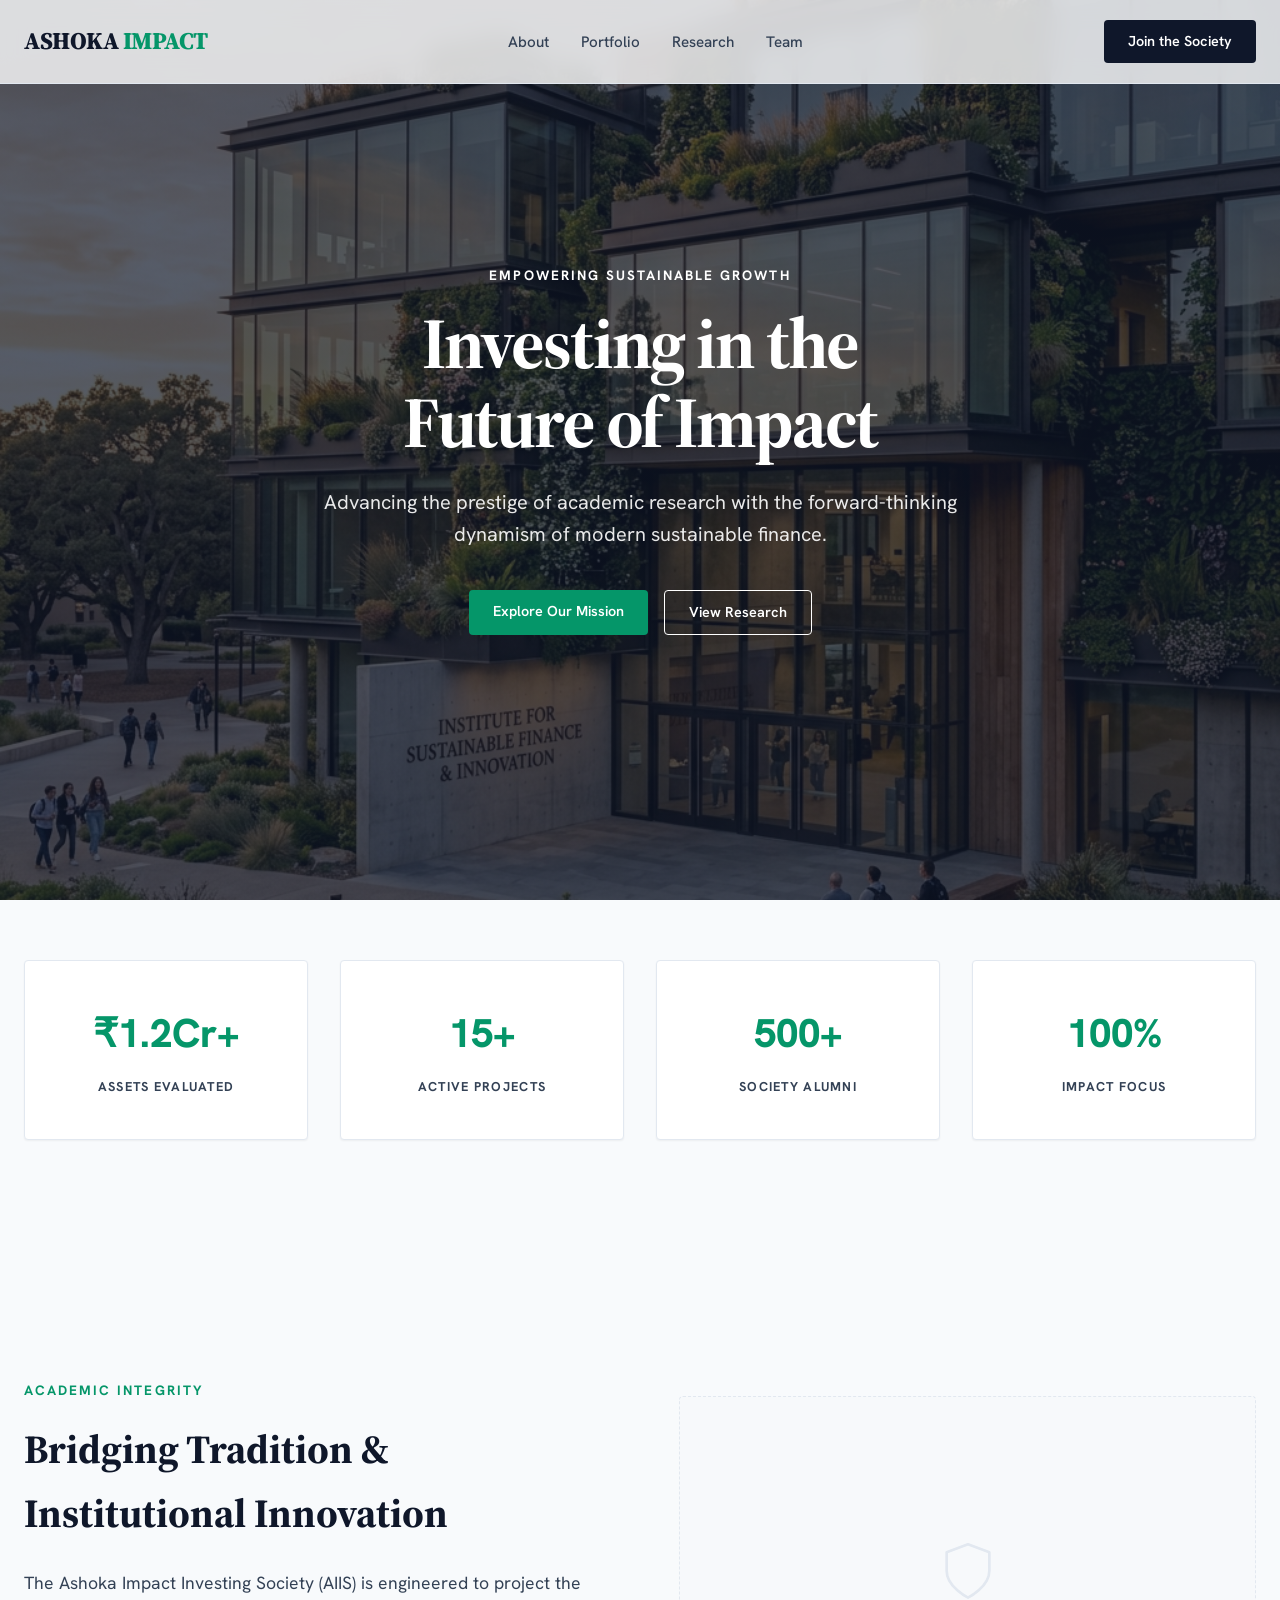
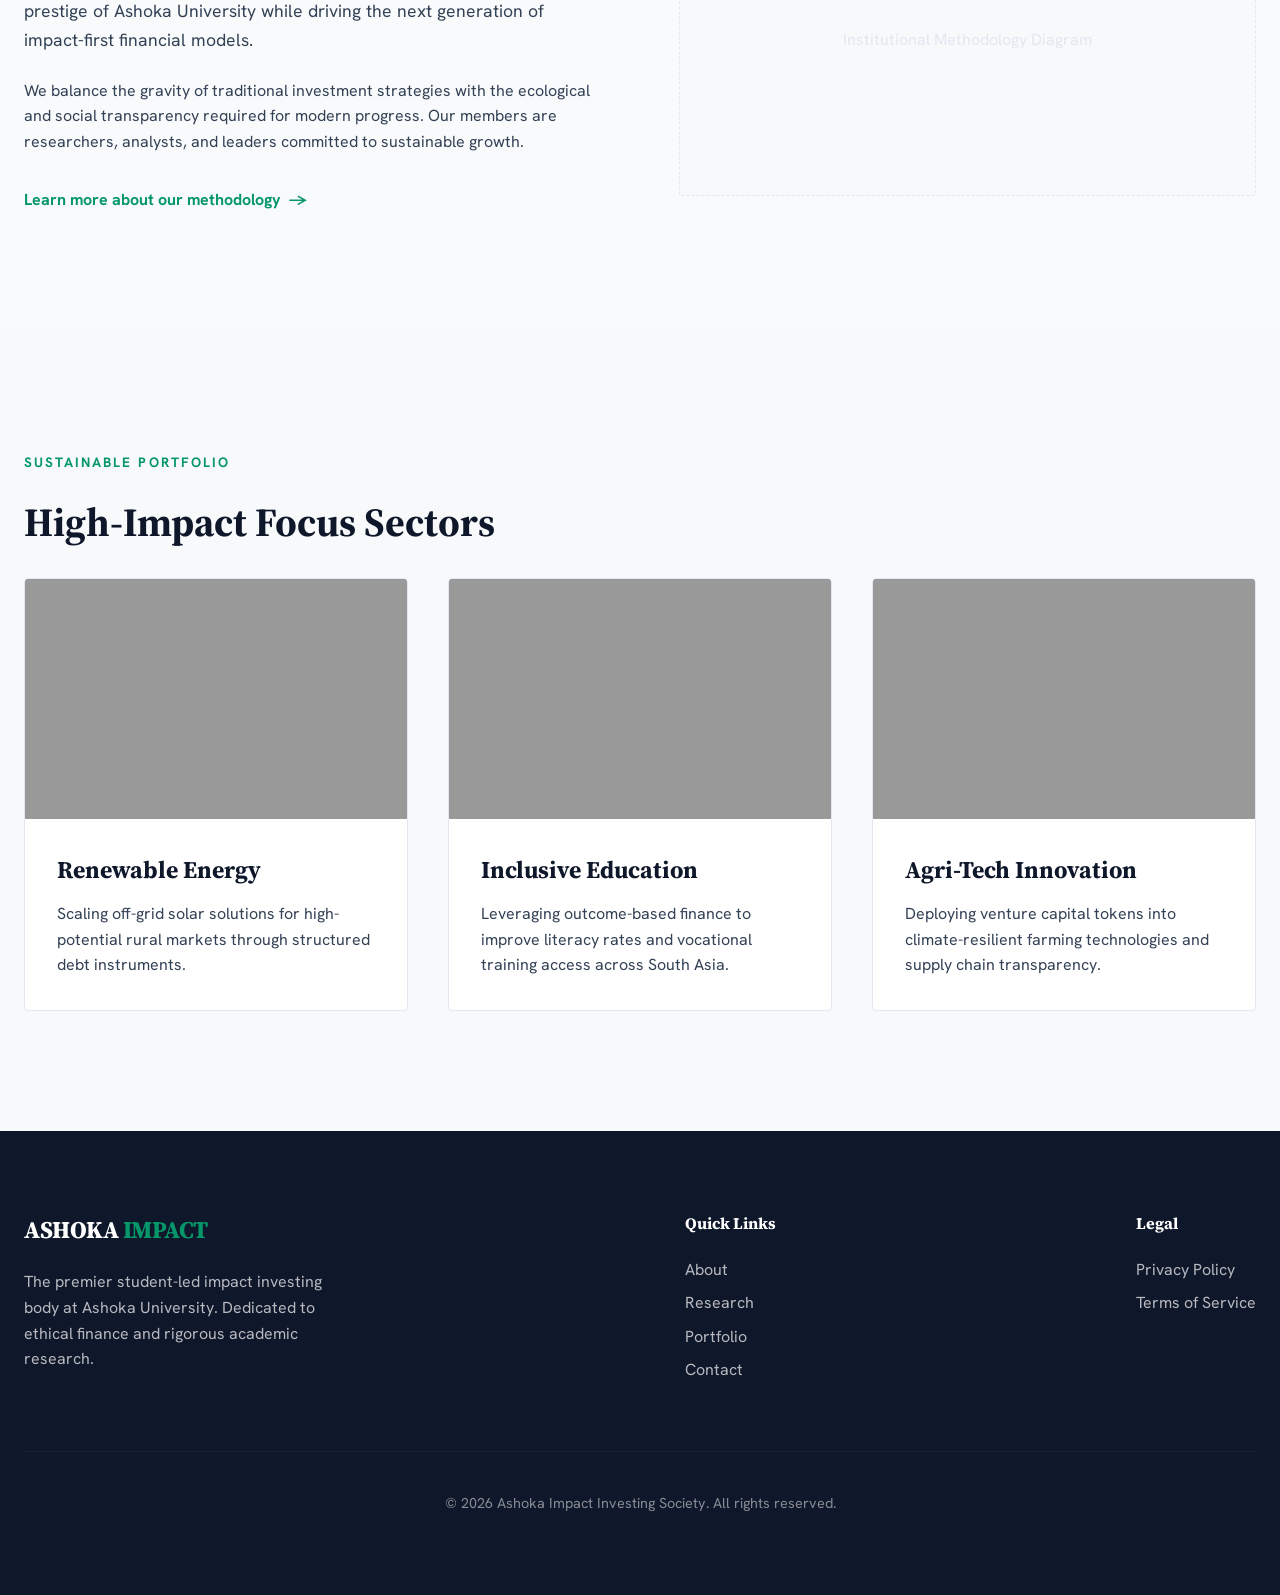
<file: index.html>
<!DOCTYPE html>
<html lang="en">
<head>
    <meta charset="UTF-8">
    <meta name="viewport" content="width=device-width, initial-scale=1.0">
    <meta name="description" content="Ashoka's Impact Investing Society - Bridging the gap between traditional finance and sustainable growth at Ashoka University.">
    <title>Ashoka's Impact Investing Society | Institutional Innovation</title>
    <link rel="stylesheet" href="style.css">
</head>
<body>

    <nav>
        <div class="container">
            <a href="#" class="logo">ASHOKA <span>IMPACT</span></a>
            <ul class="nav-links">
                <li><a href="#about">About</a></li>
                <li><a href="#investments">Portfolio</a></li>
                <li><a href="#research">Research</a></li>
                <li><a href="#team">Team</a></li>
            </ul>
            <a href="mailto:contact@ashokaimpact.org" class="cta-btn">Join the Society</a>
        </div>
    </nav>

    <header class="hero">
        <div class="container fade-in">
            <span class="section-tag" style="color: white;">Empowering Sustainable Growth</span>
            <h1>Investing in the <br>Future of Impact</h1>
            <p>Advancing the prestige of academic research with the forward-thinking dynamism of modern sustainable finance.</p>
            <div style="display: flex; gap: 16px; justify-content: center;">
                <a href="#about" class="cta-btn" style="background: var(--secondary-emerald);">Explore Our Mission</a>
                <a href="#research" class="cta-btn" style="background: transparent; border: 1px solid white;">View Research</a>
            </div>
        </div>
    </header>

    <section class="stats-section">
        <div class="container">
            <div class="stats-grid">
                <div class="stat-card">
                    <span class="stat-number">₹1.2Cr+</span>
                    <span class="stat-label">Assets Evaluated</span>
                </div>
                <div class="stat-card">
                    <span class="stat-number">15+</span>
                    <span class="stat-label">Active Projects</span>
                </div>
                <div class="stat-card">
                    <span class="stat-number">500+</span>
                    <span class="stat-label">Society Alumni</span>
                </div>
                <div class="stat-card">
                    <span class="stat-number">100%</span>
                    <span class="stat-label">Impact Focus</span>
                </div>
            </div>
        </div>
    </section>

    <section id="about">
        <div class="container">
            <div style="display: flex; gap: 80px; align-items: center; flex-wrap: wrap;">
                <div style="flex: 1; min-width: 300px;">
                    <span class="section-tag">Academic Integrity</span>
                    <h2 class="section-title">Bridging Tradition & Institutional Innovation</h2>
                    <p style="margin-bottom: 24px; font-size: 1.1rem; color: var(--tertiary-charcoal);">
                        The Ashoka Impact Investing Society (AIIS) is engineered to project the prestige of Ashoka University while driving the next generation of impact-first financial models. 
                    </p>
                    <p style="margin-bottom: 32px;">
                        We balance the gravity of traditional investment strategies with the ecological and social transparency required for modern progress. Our members are researchers, analysts, and leaders committed to sustainable growth.
                    </p>
                    <a href="#" style="color: var(--secondary-emerald); font-weight: 700; text-decoration: none; display: flex; align-items: center; gap: 8px;">
                        Learn more about our methodology <span>→</span>
                    </a>
                </div>
                <div style="flex: 1; min-width: 300px; background: var(--surface-light); height: 400px; border-radius: var(--radius-soft); border: 1px dashed var(--outline-slate); display: flex; align-items: center; justify-content: center;">
                     <div style="text-align: center; color: var(--outline-slate);">
                        <svg width="64" height="64" viewBox="0 0 24 24" fill="none" stroke="currentColor" stroke-width="1" stroke-linecap="round" stroke-linejoin="round"><path d="M12 22s8-4 8-10V5l-8-3-8 3v7c0 6 8 10 8 10z"></path></svg>
                        <p style="margin-top: 16px;">Institutional Methodology Diagram</p>
                     </div>
                </div>
            </div>
        </div>
    </section>

    <section id="investments" style="background-color: var(--surface-light);">
        <div class="container">
            <span class="section-tag">Sustainable Portfolio</span>
            <h2 class="section-title">High-Impact Focus Sectors</h2>
            
            <div class="impact-grid">
                <div class="impact-card">
                    <div class="impact-card-image" style="background: linear-gradient(rgba(0,0,0,0.4), rgba(0,0,0,0.4)), url('https://images.unsplash.com/photo-1473341304170-971dccb5ac1e?auto=format&fit=crop&q=80&w=800'); background-size: cover;"></div>
                    <div class="impact-card-content">
                        <h3>Renewable Energy</h3>
                        <p>Scaling off-grid solar solutions for high-potential rural markets through structured debt instruments.</p>
                    </div>
                </div>
                
                <div class="impact-card">
                    <div class="impact-card-image" style="background: linear-gradient(rgba(0,0,0,0.4), rgba(0,0,0,0.4)), url('https://images.unsplash.com/photo-1509062522246-3755977927d7?auto=format&fit=crop&q=80&w=800'); background-size: cover;"></div>
                    <div class="impact-card-content">
                        <h3>Inclusive Education</h3>
                        <p>Leveraging outcome-based finance to improve literacy rates and vocational training access across South Asia.</p>
                    </div>
                </div>
                
                <div class="impact-card">
                    <div class="impact-card-image" style="background: linear-gradient(rgba(0,0,0,0.4), rgba(0,0,0,0.4)), url('https://images.unsplash.com/photo-1500382017468-9049fed747ef?auto=format&fit=crop&q=80&w=800'); background-size: cover;"></div>
                    <div class="impact-card-content">
                        <h3>Agri-Tech Innovation</h3>
                        <p>Deploying venture capital tokens into climate-resilient farming technologies and supply chain transparency.</p>
                    </div>
                </div>
            </div>
        </div>
    </section>

    <footer style="padding: 80px 0; background: var(--primary-navy); color: var(--white);">
        <div class="container">
            <div style="display: flex; justify-content: space-between; flex-wrap: wrap; gap: 40px;">
                <div style="max-width: 300px;">
                    <a href="#" class="logo" style="color: white;">ASHOKA <span>IMPACT</span></a>
                    <p style="margin-top: 20px; opacity: 0.7;">
                        The premier student-led impact investing body at Ashoka University. Dedicated to ethical finance and rigorous academic research.
                    </p>
                </div>
                <div>
                    <h4 style="color: white; margin-bottom: 20px;">Quick Links</h4>
                    <ul style="list-style: none; opacity: 0.7;">
                        <li style="margin-bottom: 8px;"><a href="#" style="color: white; text-decoration: none;">About</a></li>
                        <li style="margin-bottom: 8px;"><a href="#" style="color: white; text-decoration: none;">Research</a></li>
                        <li style="margin-bottom: 8px;"><a href="#" style="color: white; text-decoration: none;">Portfolio</a></li>
                        <li style="margin-bottom: 8px;"><a href="#" style="color: white; text-decoration: none;">Contact</a></li>
                    </ul>
                </div>
                <div>
                    <h4 style="color: white; margin-bottom: 20px;">Legal</h4>
                    <ul style="list-style: none; opacity: 0.7;">
                        <li style="margin-bottom: 8px;"><a href="#" style="color: white; text-decoration: none;">Privacy Policy</a></li>
                        <li style="margin-bottom: 8px;"><a href="#" style="color: white; text-decoration: none;">Terms of Service</a></li>
                    </ul>
                </div>
            </div>
            <div style="margin-top: 60px; padding-top: 40px; border-top: 1px solid rgba(255,255,255,0.1); opacity: 0.5; text-align: center; font-size: 0.9rem;">
                <p>&copy; 2026 Ashoka Impact Investing Society. All rights reserved.</p>
            </div>
        </div>
    </footer>

    <script>
        // Smooth reveal on scroll logic
        const observerOptions = {
            threshold: 0.1
        };

        const observer = new IntersectionObserver((entries) => {
            entries.forEach(entry => {
                if (entry.isIntersecting) {
                    entry.target.classList.add('fade-in');
                }
            });
        }, observerOptions);

        document.querySelectorAll('section').forEach(section => {
            observer.observe(section);
        });
    </script>
</body>
</html>
</file>
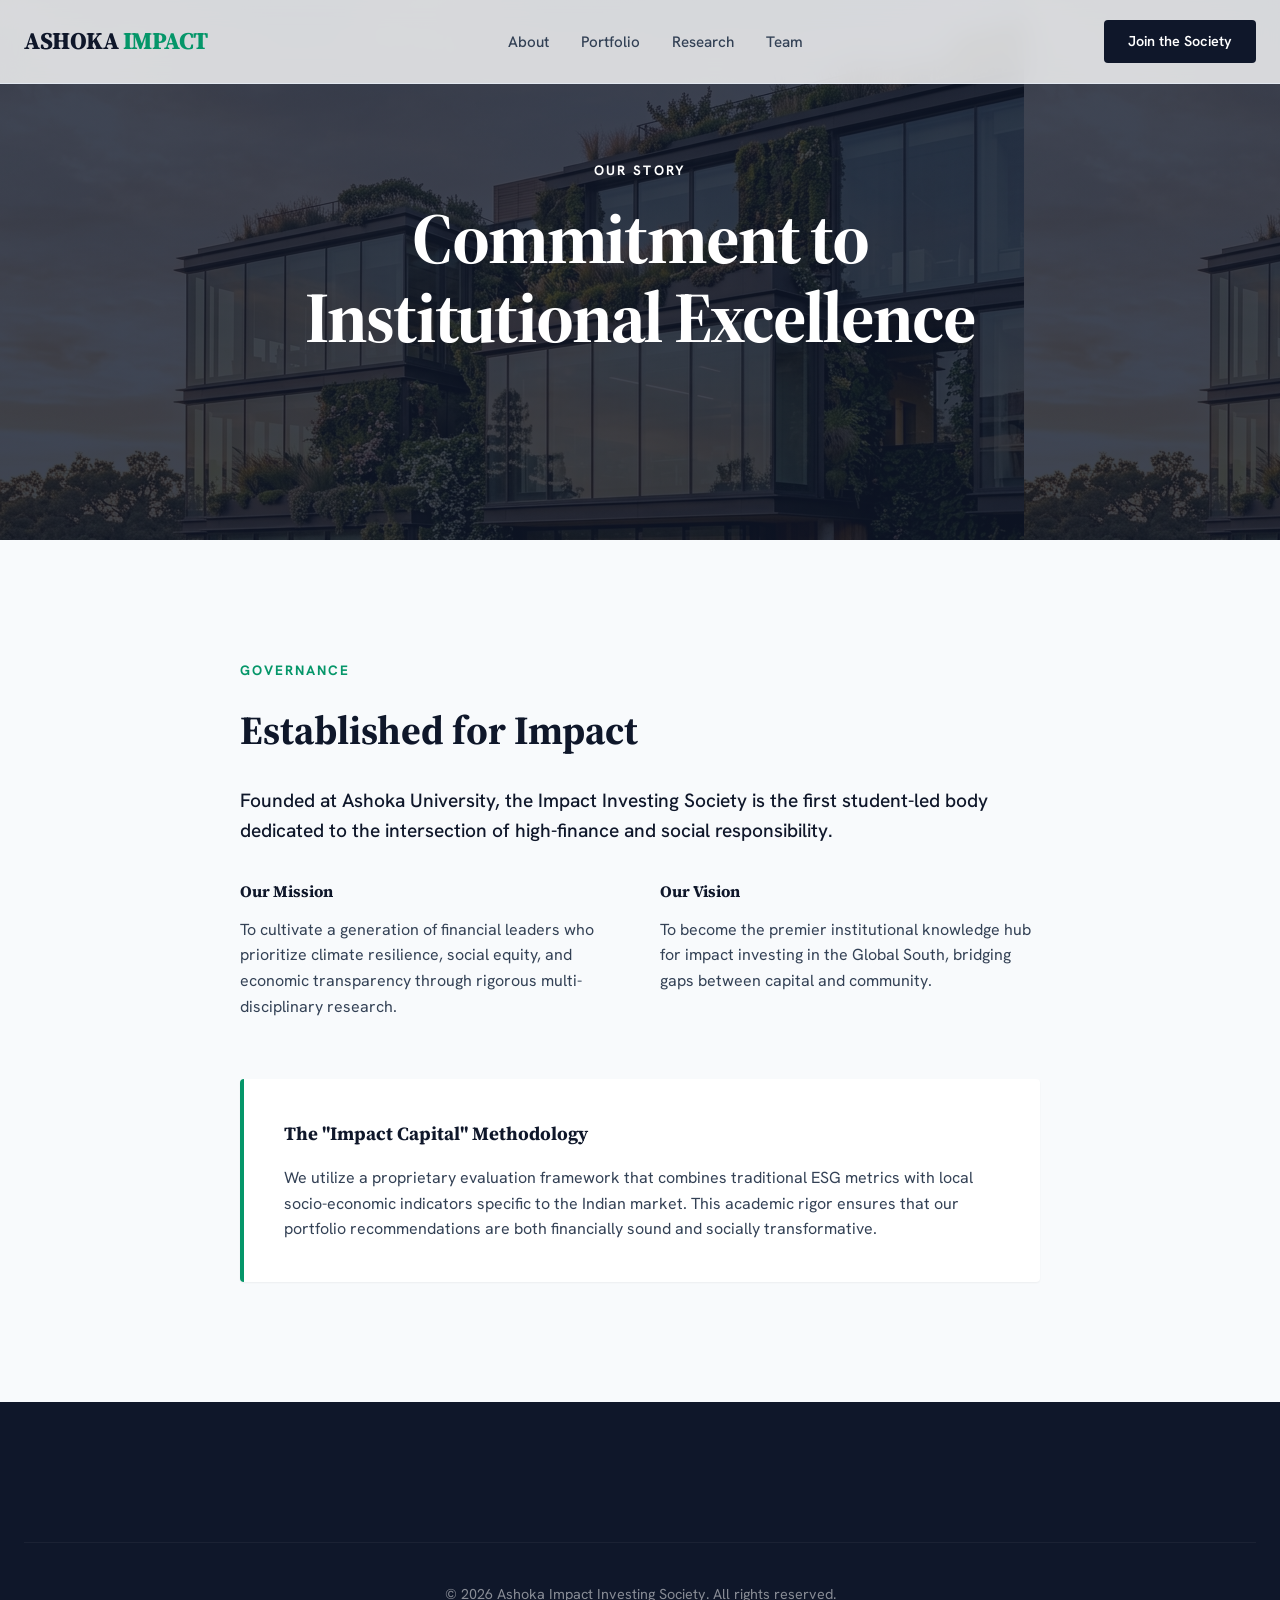
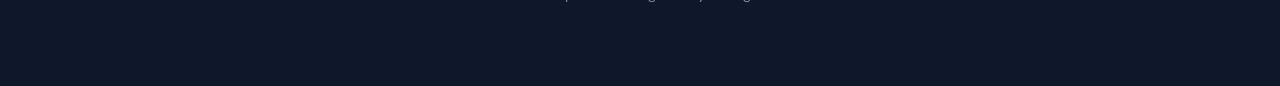
<file: about.html>
<!DOCTYPE html>
<html lang="en">
<head>
    <meta charset="UTF-8">
    <meta name="viewport" content="width=device-width, initial-scale=1.0">
    <title>About Us | Ashoka's Impact Investing Society</title>
    <link rel="stylesheet" href="style.css">
</head>
<body>

    <nav>
        <div class="container">
            <a href="index.html" class="logo">ASHOKA <span>IMPACT</span></a>
            <ul class="nav-links">
                <li><a href="index.html#about">About</a></li>
                <li><a href="index.html#investments">Portfolio</a></li>
                <li><a href="index.html#research">Research</a></li>
                <li><a href="index.html#team">Team</a></li>
            </ul>
            <a href="mailto:contact@ashokaimpact.org" class="cta-btn">Join the Society</a>
        </div>
    </nav>

    <section class="hero" style="height: 60vh; background: linear-gradient(rgba(15, 23, 42, 0.8), rgba(15, 23, 42, 0.8)), url('ashoka_impact_hero.png');">
        <div class="container fade-in">
            <span class="section-tag" style="color: white;">Our Story</span>
            <h1>Commitment to <br>Institutional Excellence</h1>
        </div>
    </section>

    <section>
        <div class="container">
            <div style="max-width: 800px; margin: 0 auto;">
                <span class="section-tag">Governance</span>
                <h2 class="section-title">Established for Impact</h2>
                <p style="font-size: 1.2rem; margin-bottom: 32px; color: var(--primary-navy); font-weight: 500;">
                    Founded at Ashoka University, the Impact Investing Society is the first student-led body dedicated to the intersection of high-finance and social responsibility.
                </p>
                
                <div style="display: grid; grid-template-columns: 1fr 1fr; gap: 40px; margin-bottom: 60px;">
                    <div>
                        <h4 style="margin-bottom: 12px;">Our Mission</h4>
                        <p>To cultivate a generation of financial leaders who prioritize climate resilience, social equity, and economic transparency through rigorous multi-disciplinary research.</p>
                    </div>
                    <div>
                        <h4 style="margin-bottom: 12px;">Our Vision</h4>
                        <p>To become the premier institutional knowledge hub for impact investing in the Global South, bridging gaps between capital and community.</p>
                    </div>
                </div>

                <div style="background: var(--white); padding: 40px; border-radius: var(--radius-soft); border-left: 4px solid var(--secondary-emerald); box-shadow: var(--shadow-sm);">
                    <h3 style="margin-bottom: 16px;">The "Impact Capital" Methodology</h3>
                    <p>
                        We utilize a proprietary evaluation framework that combines traditional ESG metrics with local socio-economic indicators specific to the Indian market. This academic rigor ensures that our portfolio recommendations are both financially sound and socially transformative.
                    </p>
                </div>
            </div>
        </div>
    </section>

    <footer style="padding: 80px 0; background: var(--primary-navy); color: var(--white);">
        <div class="container">
            <div style="margin-top: 60px; padding-top: 40px; border-top: 1px solid rgba(255,255,255,0.1); opacity: 0.5; text-align: center; font-size: 0.9rem;">
                <p>&copy; 2026 Ashoka Impact Investing Society. All rights reserved.</p>
            </div>
        </div>
    </footer>

</body>
</html>
</file>
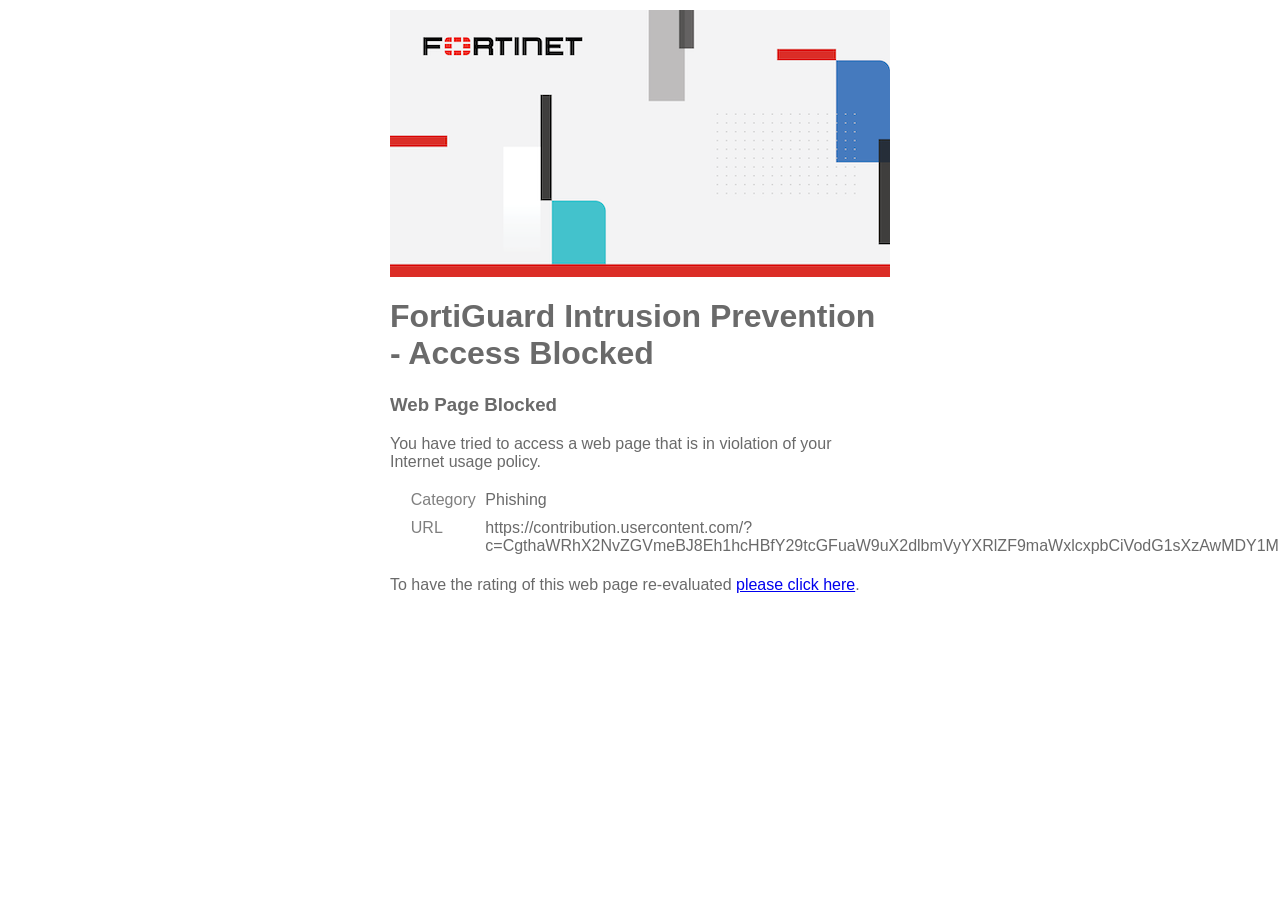
<file: home.html>
<!DOCTYPE html>
<html lang="en">
    <head>
        <meta charset="UTF-8">
        <meta http-equiv="X-UA-Compatible" content="IE=8; IE=EDGE">
        <meta name="viewport" content="width=device-width, initial-scale=1">
        <style type="text/css">
            body {
                height: 100%;
                font-family: Helvetica, Arial, sans-serif;
                color: #6a6a6a;
                margin: 0;
                display: flex;
                align-items: center;
                justify-content: center;
            }
            input[type=date], input[type=email], input[type=number], input[type=password], input[type=search], input[type=tel], input[type=text], input[type=time], input[type=url], select, textarea {
                color: #262626;
                vertical-align: baseline;
                margin: .2em;
                border-style: solid;
                border-width: 1px;
                border-color: #a9a9a9;
                background-color: #fff;
                box-sizing: border-box;
                padding: 2px .5em;
                appearance: none;
                border-radius: 0;
            }
            input:focus {
                border-color: #646464;
                box-shadow: 0 0 1px 0 #a2a2a2;
                outline: 0;
            }
            button {
                padding: .5em 1em;
                border: 1px solid;
                border-radius: 3px;
                min-width: 6em;
                font-weight: 400;
                font-size: .8em;
                cursor: pointer;
            }
            button.primary {
                color: #fff;
                background-color: rgb(47, 113, 178);
                border-color: rgb(34, 103, 173);
            }
            .message-container {
                height: 500px;
                width: 500px;
                padding: 0;
                margin: 10px;
            }
            .logo {
                background: url('data:image/png;base64, [base64]/[base64]/uphd6oVvAQAu1sMCSGY0tkI59NJY0gITHPtjACElYsuEcy7ZmmLF0hHTkczyMtXmGTUcYCZAQyGwSmK1RA2ro9fXb33373d7dq2r+L7L+qqy8mVl576vKm1X3i/fqZmbEH3/8/xdV+UVERkTm5ucXKsJABIjAjkSgXC5Lb2+vXLt6VZ763nclny9ILtd+KHDTyefzsrqyIh/9rx+VS5cuyeDgoJRKJalUKtLT0yNDg0MbDEEa7J2fm5N9+w/IL/[base64]/F2/Iiz/Xb0wkK/br8uf7x54k+3uCTHMF3BfFvV7dfjL+d29fl1+cvgOREgAkSg0xDIDKG37cZaLisZKxvndTAijIz9cf7zhprURoK1E6ALOiELnYFwO36UVS8IKq96g3qC14FiN3XZTFez9KjCYDt8QH74EBa2qjtMF+JarS+qHMYTASJABLKOQCYIvaU3ZSUV60w7Iu/rEykURFZXPWIHEYOU8UGoEQ+ua6ztnYO4EZwM8lTPBwZESiWRlRVf/tsnl/7+fjW1IMvLy6q+VCPF1uCjuKj9Ybr8vdywdIdBgj/FYlF6enpkfX1doVmp2W9Zb0e36cDR7G21Pn8ZPCcCRIAIdBoC20bo6Mnh5r+qRPvRj/6xfPrTn5Zjx47J4uKSEkGuxrdJAIX86uqaI6u3/vO3ysnjJ2RxaUmKSrzls2ek/LnPSuXcGZFij8iVacnde78U3vhmqVy7JqX/9DtK9krMA0NK0utgPK/ItTUp/It3SG50TEq/81tSuXFdpLfXkXpO9ecf+0HJHTkmsrzkeL5fy/r6178u73//+2V8fEzV5LW3qqRfayR4aoN/rX2B4759++VlL3upvPSlLxOQo/V4P/axj8knPvFxOXbsuJL9kvPT2iNBff5rEB5wXlIs3va2t8mLX3yffOlLX5b3ve998qIX3SXnzp2Xu+++W37mZ35G9uzZ4+Q++clPaFmfkIMHp2RNMWgWYLfXPqrIyMiw6n2RPProo3L48BHXMIEPaKSgx/6Zz3xGPvzhD8mBAwe1wbK+qTqGjsXFWzI0NCRvfes/l6NHj8qf//mfyx/8we/LiRMnN4mL17C5ceOG0/XQQw+p7kVnZzN/mU4EiAARyCoC20boAAQ3edzwn376afnQhz7UEoze/KY3SV5v/hVtLJS//S1Zf+lLHeE6mn7RIak8fV5yP/cmAaErY0nl197rpQ9q8YsBE/7pWzVCh5E/9adS+fxXatSMfnv53iNS+IM/lvyDD0nl1oIj2ZmZm/L7v/97ASWbv3zXu/6lvP3tb3ckOz8/L6dPv6BE+OHNK/Ll+Nmf/Vl3NTMzI3/0Rx+R49ooeeGFU/LDP/zD8pM/+ZNaF4qZ1sULL5yWD3zgA76cWzv9y7/8b/KqV73KNRKgF42LS5cutUT3W97yT1yjb3p6Wn35o60ZWM310z/90+57eFtKmJkIEAEikAEEtpXQcaNHGBgAm4rrmX7zm4+761X0mhME9EAnJyflypUrTjqPLmNBn99qj7r0vl/3yPpHfkjkwmmRqWOSA6GPjHqaIfvIvZI7/V2R+14ucmteWxk6PK+9a7nyNLpxKpeT3N4DIsfGNf9J1yPPjU2KfPavpfwff0ty//v/JbkxTdMh8gJGADTAnsHBQUEPEPbhExcAw9DQoH6GtY2xKu997/8hw8PD8ku/9Euu11goeNX08MOPiIfPgBvd8OtEbxrD9BZMJwgcwZ5po6eLcPz4cUfosNUbuvbqor9fH1FouPfe+7QHf9aRPEZR4gLqsU8fbQzoKAX0oYH2mtf8kI5YfEPQ+71165YbcejFCIcG9OKvXr3qRmdgt30PospYXy/J1NRBteecjhwcrNorNQwMFzyywKgP/IH/GLmBfjwC8AdgMDw8ojZcURkPD386z4kAESACnYjAthK6AWY3dAzDgpQWFpRYNxGMzJGl4khYjxcuiPy/H5LcXVMi3/miyGUdPtZhddBWToetXcBd/3klc3De5fMi05oHnIN7/LR+kI7D/JxUTs8oUTyvcip8SAke8b/3X6Tyln8muZdpY0CJQ2Nc/MLCgiMwDOMmDTMzqwLyveOOO1zj5N3v/tfyhje8Qe68807Xy4WeublZpw5D6PiAmIAXSCxseBw6o4L3OAAuejabnF2ur6+5MoJkaHLBI8qH3yD/O+64U5577lnBo4K77rpLn1T0NjRqIGs+BPVEXYPMES5evFgTsYaS4YK5B/jgcQXsRrlRjRGU74VG/2vKeUIEiAAR6DAEMkHohtnExIQ7/fVf/w15/etf785B8nge3TzojVn/T2gPcWVt3XFy6SV3alfzJd6EOO3l4Xm4LC+I7NnrqUNP/jU/JrIwJ7JrtydX7ZXLospVe2+54ydFXqe99RHNrz1o6dVe7F3a6CgpiUMeLOiOntpjx47JM888I4899pj85m++z/VawyaJedIVJaAe11t+9atf3UBAZ8+edc+43/zmNwuGhkG+6Mnj2fc73vF2+epXvyrf933fJ9/4xjfk4x//uDzwwIOhxG6jGGuKC8guSdi3b5/z4d/8m1+Vn/qpn1L3cq7x4PXm6xpgE3r/KAPD37/yK78s99xzjyP0xx//hlzTeQp43l0nUIVf8T916pT83M+9RX7+5/83NyIDkg/qrpcCeNHr9obuMQqAuRZ4XPDMM8+qWMXpuHz5srznPe+WP/uzP5NXvvJR+fKXvyQf/OCH9PyVDhfLb3ph8/j4eOgEPpPhkQgQASLQKQgku7un5A2IDWHXrl06qeqwu4EnJXQjA/QsS5hhrUPG+c9+LWA5htDRI9Oj3sxzk7uk5z++vx5Xk67KYIa8klXx3/+fVRkTqOupYB4AenuY+V4NNrSMYfepqSnZvXu36znasLfJ2RE97dHRUXnd617nyOjQoUNy/vx51+MF6WDCmvXCQeilUtkNbyM/hpkRMKHuyJHD2iDwhrAND6SByNCThy5/PNKigvkwOTnh6gL50OsN+uCRJOYL9uow+2scocNWBPSWbSTAX05vr5eOyYNHjhx1jRTYHdTtz4Ny8EEA+cMfkDGwxfXg4IBrrAwO6uRGDQMDHi579+519kPGsxV1Vw/wCbqS4lLPyTMiQASIQLYQyBShe2QLAvKeO+MGDPJSzmwacGOGPJ6h55BBh34xWc09D3e560Su7Cg5fUatY9Z4eO31rsNKUAIE8Vf0GTCOetdXqaoeHHGqpK0PkM10ryTEa4A9IFH7eLEb/4JMQCrwFaHKWzVBIzD4CLJEb99koRsBQ8vLyysNPXxTADvQaPB651XjLDHiWC57cigbxGw2RhEf5GEXAnxB8GQbCRTxft32WALlROmu68KZpxeywMPDRkdk1D8PF6/sRlyWQ3vofl1OMf8QASJABDoYgUwROiY/Idy8OeNmRHuEbuuxG4kIpIebOmRwxDAsCAvXIOzyt56Qki6fkpfcJTJ7WSe86fPnOx6Rypcel/wvvlOK7/oV0ZlRomPBHrE3VKLqQHEYntbJeaW3/69S+eNPiNwzpbou6Lj+UZEnz7gchb/6K8m94pXeM/Qqd4FkEECEly9PK5msKtmsasOkkdxgKgJIGj3yv/iLT7nh6AsXzrt49PCt1wrCAknhiDh1uRq8E8TZx1LCj7WM4cmmtSqGxx2m17AOy2gySDNidnURInzz5g0Xi0cGv/3bv629+55qI6DRNs/HnFuu9uCDD8qP/djrVQ4T3Dw5lINyUU4dF9PhHZFu2AE/sy3ELEZtFwLV30FD8b44nFqtmoyX7BOyBB6JwA5GIFOEbjd6PFfFp1nADR+kODY2Kk9869tyYP8B10tzHXpjvKFxvRuomwM6M31wxFNZHdp3F3rD97FjtUhV7L+D9Ojw7R5NGtXn7EU9H9JZ8oev6bN37bk7I6rZqvcXLDPDMPnnP/95ARFtJkxMjLvZ18hz8KA3+c6fP4okvRaIX7J+HkfEdan4s+hy4/L5QazLoVc+NjYmX/[base64]/iN33CzxTGZDL3MzgyNuJgP8AejF5sJWBIXh6FCztBJCODHXf1eO+L2kbqr5+p1mEuQd4/VcGS9h0G0tbjq47ukmfHrBvx29Ofzx+HcQpi8X9bk7GhpzY4m3+xoeuy710y+09IzRegYEsXEuNnZWfdJCiZmTFf0Ga79tt0Rk6BUQe4vv+jUeBX5ba9Fr+uPawFkX7GctVg9QQ4lUj1UnvqWVJ65KDn9eHq8VEhXQp79Ysi9p8eD1r/MCvJx4ciRI27tOmRe/vL/QR/vD7mlbBiSjyOzOJ1ZTMMwPp53T0xMyvHjx/S3hQYP5gL4f+5eLxzk/7Wvfc1NAnQ3fkiFVZfGM3QWAlaNt3Sk6/r1626ew3r1cVVevyPzs7r6xAX71envTb8n/bpvxbUrlxM0lDsLj221Fo0jdH428eOy+rOj335/nP8cMs2uw/RYnqijP0/cueWvYG8NGyGKy9BhaZki9L6+Xp3otOZmez/wwAMOSnvuadjb9w3XOMfkMDw7xyzrclWogmel+w5I4T//P96kNbQ8kYahdl3jnps65D03R7xtJONRva/6VLnLo8+s/+Wv6jN4HV7HM3WXR4keE780PXdAh8V1cpa/xYfldxg5wEz9N7zhx90mM95sfW/Dk6APIDgs8cLWqCdOnHBLuj7ykQ+7NegjIyOO/JIuN/M5kNnT3bt3yfPPP+eWJr7jHe9wZI1GUNiWv8AKox2YzQ8Zr2HDnllmKzehYWicoS7RYHv4kUfknnvvlSJGsjR/SX9Pw/q9x/bDOZ134hrr7kfjvacBedZ1CWaffid6erw9Dqyxl7B4ivkRALZ6P1vXRlUFc1T0fqQ3N79El5xX7+n6nSqMT+iTWL2f4x7fRSFThI6hdgRMfsJ2pPjBYyYzfsDNgvuRm6ze+HO69rl418+GZsMNQmdaeeSsDYHIoPpEbxiF1/94ZMO1opPdyhg+xmz5asAabvQ4sB4bz36xDA890ig/0APHWnIQOib3YcQB+62/8Y1vdGvLNzs8bXZk9Yhd5RCACzaeQUMOpB11U/buN2WHIWTQyOumEYus1lO77UId4nHUIw8/XCsK9bumvaddu/fIi/T3g9+MNeprQtUTuz8gnWGLCGgdgNhK+mhv5jd/XdY+92nJ33mP6/go+HVeVy50AfznP0ekXTsB3x/jyqh0n2jkaZgOsyEsDYos3X+Oez4e2924JvkDUzL53v8gxb37xPXUcYPpkpApQrcbOoar0eO2H7zFx2HubvL4YaNy9AtaOX9OSl/Xdeh9eIaulYlPUZ+dK5HndO1y/pXfrzvAzUv5K1/2etvovbth32opqqvw/a/SL8GglD/5camAtPXm4/[base64]/eT/XHsqC72gF5SU+4dvkPz3/4C2QhekpDOnESzNXVT/5J9/3j1XKr3tJ6Tygj5zqQa/bOGz/01yJ066de+WboSFxwFYsgZfwgjLT0xLS42TxG7evNngn+m2o+W1o8U3P3pYWz47BvPV4z35YHrcteW1Y1AWyxIRnnjiCfnDP/xD1+gBZlZ9QXlco67xXcDnta99rb457n5tmy26xy3WXoMczr1QO7EIHjsGAa8h6P99d4zpnWqoQp7TEbO8LgbK3a2POw8c1pF37cB0y9A7bgw6ilq5dFHyx07E3ls7tQphdyYI3V6QgaFXBLyMxHpjOG7qh129o+d0CVvuXu05T+pxv85Qv3JJZPc+yX30TyWnFeru/Lr1a+7Vulb92rTuz37c2+Mdz4/ALLO6LM19ofV57at+QvN+R3Xp2jW8NEaPuaf1evdeyU8dqvfWq+vMsX4cAf7AN/[base64]/MzHcjO1Hnhhw7cVhslr+Xb8qpf/lTZLDGvLdR9zzcFRjzpZM4eKKDi09+YK3tnxee44gcXxOP62JXqVXFnTf9meVwO+4X2RFn71/7ksupfD7/1py+t7vcnXrV/dsXnNZb9uGEuFDnB9eumZ0eb2XhuCFI4iPCtioBsHeShcn69dhchg5QMAkRH+Iqwu/XNi5mVu3rT6qAXkrGzvanTr1vL4/fcRt/VrQhpWlhev1JsVhXsILL7zgHmFslPeIwPyxER7Ibfr7E2YE49JFIPqrn64dO6g0TEB0Ac/OQeaO0LukItAwxH2mH/d39a9LQyYI3W6+165ddTBjWHXLAS18PN/W5+iFH/0HIh/8gJT/vz/Q8d3P6LOhEa8fa69mBQM9/YJX1JVTIme1ZaqP3N24hZ4qy7i03NKCVDBKPK2krqrlf/oRKfzUG6Xw2h926doCcV8SI8PvfvdJF4915c0IxUuvk92TT3p5oWAjaXk9GMTbcji8wCVK1iUE/lhj6ZI+kkCYn1ffqn7i2p7bY4c7/7W7aPLHdJ89e8ZJYqa/X7fVK8gcAe96f/LJv3Xnm/kDPUGSRrWjLCx5RJie1t0BNViduAv+IQJEIBoB73ZXTcdFQ0R0vo5Iqfriu9d1hNmbNDKnN/RtqTXcfDGcCxIAueDmjmFSTJTatWtS9uoMRASkB2/eiXxExWFZgoaKEismeugd3yN7Xe7iJrJpWRVss4p4tNpw9IWcviQFS90q+l5w7cqCTT05ff95Tmejuzz6fBwvaCnoB8+98cYvDKHDbiw1w9I1+OU9I9b8IQHLtfD2MLx/HEP05vMBHWXABjtGYMAMurHZzAV9PSziUQZGAvASGMgib1QA3jMzNx3esAnkjeFxbH6DZWHQB/tBitiOFQ0tvAAFL35BHfjJOVgGdGOCG+zCsDd0YXIjlh7hMQL8xzvQ8Y542BynK6gb11Y+8uGFK1gNEMQF3x2UD7tRNkYKgCEmGMbhElbeTokDLvguXNO6eep733XfP3zNtyugnlF/2CzqrrvvVnuiZ7lvl41dVa7+nnL6ey3p/ffGL/+SrP3n35P8Y49K5ao26LtsyD03pveBp3Xr74deJbt/9w+lqPc1znJv0bfZbtA44vWa+OHiZo1r3Pxxs0bA9ZYC8kGH6s3pMjLZr7PIVb8q9I5601A20wkgukQDAVweLAoysOmOO6v5qjLQA91Ih36Nhs0gGZCNBfgDsjWCtvjgEUu2QHqY6OUPyGukhXjDBuR7t97scG2YQc6/z7lfj52jt4rNXPD6UstnNlo5aICgPiwdtsMOXMcF+I9lh1iKZnmDukGueJPc7QbYavZCl+ECYrpLl8FtxAXDKgxEgAjEIhC8/8UKd1qiOWfHTrM/mb2ZGnL3m4yb8m0H6ECPFc/Mg/pwDZKy5+lhhVke7fk1BORDmpK5BdhrRGNxOCb1A8QZXG+OvMH8uAZRojfqD55cM8yibbRy7PHHRt3+mI3nyO9viJkE4k03Ggb4tCKYTtOF6zBckB6UtTw8EgEiUEeg1mbHiX26Ytgd93rlAfikHQ8ccYpQPbhz3D1xbXdRS4uLdxkT/AnTa9n85dm5pW32mAlCb+sNV2/0ekePxiUuzXIFZYLXVbnb9WMz+Tcja27g2Cxfs3S/rrDzuPxxaWG6thKXRhlbsYt5iEDWEchhw6c9urplRF8+pR2MZsvWjKTsuB3+JS3bTVjWZWu5Y/fpq7O9l3ShA+AxOrTUyd27clGJ4uuS8WdBvSbtj/[base64]//QvflP/y3II8NFaUxZL671oaaC0gWKvDf+1vSUTFe7kb/1o+fx6/hKWHxdXzrGgdqZmyry8vP3RiWH7slQflobt261C8vu9EdyS1R40kdD+OPCcCRIAI7FAE8Cro2mwxYGC8ZnjU+aX+wNnS/LImZ2n+Y1AO1ybvT7M8lmbXYcdgPuSxuGr+inZzy0p85YoOs+vqpNHenNw/WpRDQ7rsF6MRHRCUux1Uf/n8grz3b78nv/XYPvnHf/eEDPapD+vYOlsfI3SAHzSRCBABIkAE0kAA47tRwZ/kPw/Kx6X5ZU3Ojv40O49LM5ng0Z+n4RwX3gcU7gas9aQT+NzcwHF3f17+/lBB3vbZablwfVl+4R/dI8M6JL+2rnu7BLHgNREgAkSACBCBrkTAmFGdsx5vJ/iJBoh90AC5tVaRnzjYL+99YkZ+95PPybpGYhU1Cb0TapM2EgEiQASIwO0jAFbsgoAJ7jd1ct9PTPXLu75wRb78rcvS21MgoXdB3dIFIkAEiAAR2GEI5PXxyMJqWR7b3Su/+9nzMjO/QkLfYd8BuksEiAARIAJdggAm9E3oM/UPX1iWJ0/dJKF3Sb3SDSJABIgAEdhhCGBm+7qurz+qs/b/5rkZEvoOq3+6SwSIABEgAl2CAOb4rWov/ZjukPON0/[base64]/[base64]/0afHZ1xdN7z+Zysr5dkcHBQpqam9DrftAHQFqOplAgQASLQBQiQ0LugErPiAnrjIGWEL3zh8/KmN71JXvrIw/L1x78pfRpdKWuCkjkIfUXPH7j/Pvn2d56Ud77znfLud79H0KtfX1/XdKN/p4p/iAARIAJEIAECJPQEIFFk8wj09fW5TEePHZfh0VEpuN63pwd8XSqVZWx8TM6eekZGRkZcQrPh+c1bwRxNEWDbqSlEFCACnYIACb1TaqrT7KzOh6uInmjP3U/W3lw5L75UWu80z7rL3mo91Z1CBFm+jgfPiEDnIEBC75y66ihLHZGrxSV9Ro4JbzYUb05gIhyen88vq6SeM2wPAjXq1hPUkasnDKF4ra6qUZCKInp/i6Cmzctn2VxeRGmEizNdwbwVfdzi2ZDT+RUMRIAIbA4BEvrm8KL0ZhHAPVwJIvhc3IszZbx5GxJpH41SK+WKa3hhZcJ2Bnwv0AAslUrbaQbLJgIdiQAJvSOrjUYTgdYgAAJ1/WXtnWPeA3roFteaEjanxWvo5dwEyc3lpDQRIAIkdH4HiMAORgAEWtbeMCYm3nf//[base64]/8An+44hr6LNguuEb9ACrMIwgD9nr1z3fgnpMH/LevHlDZmZmLGrDETKeb9c3pFkEZBYXbzm8YRuu/XaDc7VW9N0Fa/Loiby8eEzrWcnYz8U4X1Gi390v8paHe+XO8bzMrVWkxyeEc5D4qO6U/[base64]/k5LDK7BlR0leZajUFtKV7ya1f08WbpREBIpBhBEAKIKjh4WEZHR1TQi819PLMdBAGXjd75513OdKzHqGlQw/iCoWiHDt23OkASSI+GKDLZMIaEEhHmJqacsewd8VDL+zes2ePKwMyQVKDDPSPjo7KxMSEkzfdTrH+gQzyDg4OysmTd7jzoN2QQb6CvhHvjjvurPlvOuwImbyy37Fjx5x8kPihBwFyhw4ddudRviF+z569NfuccOAPfJuYmJTJyV01m6wMiALFXE7t7umXD369JJ+/vC6PjPfIso6vW61AZkjJ/Mx8Rf7xJ5fkwQGRgwM57cnXCXtFyXu3NgYuL1Xkn/[base64]/oWZzOI2gJIGETt0bA/xZNAzLL2xBF8XO5FVOOaydSEUzzhM/QUwWZRRIAIEAEisD0INBBzjcNrJ9tjVItLJaG3GFCqIwJEoDsQwLBzs9AqGW+gt1lprUtvld2t0pPcs9bUCUYomi010zlvob1zv62QaabHL9/ucxJ6uxGmfiJABDoSgbjhW3MIS7GahSR6mlNHs1I2l57EpiQyrfM/qf0N/[base64]//hG/wP6kEeyE1PT+uGMFfdeZRN8A3+B9OtXPg2NzerWJ5zyw2tfEsHGpjTXlpfkf/x/[base64]/YRWG0ZeVyCGD5+RB79AIQA8dMqva2/fvJLfBsBQjoms+RSNYFBEgAkQgCwiAZLBBycDAgAwNDbnzMIJBHAhvaupQ6CYm0AMZkND+/fvdOTapiSKaukz0A9ndu3c7iGyttR8vlIf48fFx19DAeZTd2DRmeHhE5dc3yJj//f39urnMQec/8EC8BfMNDYODB6dcbziqLMiab7DJr8f0IS82xNGD02XxdkSeoG+W5j9Cz8jIiNs4x/z3lwdSxsYy+WKvfOq7ZfnqjZI8FLKxTL8OpEwvVuQ9f70iR7UXPokd5bTqDAI8Wx/rzel2ryK/9pVVXc8usk93lGv2TN5va7vOSejtQpZ6iQAR6FgEQA4ghbgAGdsQJU6urqdOikH5ukwwpX7dTAbkBfJtFjzfvE1qomST+I+8aBQ0C2a3n1yDeUwmGG/XSX1r6j9YXettrE9kVLveURvLFLULfu8wGmVeT9zIHPagFtE7R8/9Lh2ah0wWyBy2YeSAgQgQASJABIhAVyMQ3ZyKcFuJWv/Hh6YC8dlbncoeeqsRpT4iQASIABHIHAJ+7sW5/zrM2OZjHdpTD8u4jXHsoW8j+CyaCBABIkAE0kHA30PHuf86zIJm6ciTRE+Y7nbFkdDbhSz1EgEiQASIQGYQaNYjDxqK5+bNSN3/bD2YfzuuSejbgTrLJAJEIOMIYKOT5rdHzPRuFjChK25CGPJnTQY2JfEtiUwWfattLANHAwEk7jaNwZI0HVMPI3WTuaGbz2DdevNvQaCQNl1mxY42uUe1RIAIEIHkCGB2N5aaLSzMy3PPPSOrq6uhxAaSWllZkaeffsptrII8yGsB5yA7zII/der50I1VTBa6IHP16pXIsiCLzWewkUsYiaI8rD+/cuWy2+zGlpqF2TQ7OyPPPvuMm8WPsv1PkyEPXxYXF50MjmG+IR9muD/zzNNuo5owmyADO06dOuV889bRN2IEvyCHTWwuXrwY2rAxmy5fhm+nIxtHsOHGjevy/PPPOd9w7fff81TtXl+Wf/jSgrxqX0FmdT26n7BxvqCvYTsykpN/97pBedlUQS7oe8/7dCkbqhfW4/yKkv0+fQf6e147IG+4tyjP6jI3zHr364JvaQdOiksbcZZHBIhAphEACfX19cnevfuqm7nUSchvOAhq3779urlM34blYiApkAlIZc+evSrT62QQHwyQwzpsbK7iJyCTs7iJiQmXbteWjiP0YunXyMiorh8fcteQ85dnNvX3Dzjf6oRXtwky8B/2wv+63fXSPD3owRfU/30OqzCbrHzPt6Kzr67FsxnXkJuYmFR9HmZ+GZybTaOjI7o3wGAoRpCDHvhum9RY+UizoCVoOT3y3fNluTCv+w0UlPQtUY+OsNWOGSXsrz67KhdnyzKpe/DgdatWdTgf1ZehL2jv/OvPr8nVhYocUBn06v26fGpTO8XWQ1U3/GXWK9gf66z1J7m8KuE8hZ5qYkO8RuMaSc5bPdHF/TXZBgj8ylXECnT5fbpRXlhcLUtVvztUz602IMNABIgAEQhBwEgPRAZSB7mBGIIBcei5YiMXnIeRB+JAmqOjozWZoB67Hh0dayozPDzsxGFTWEB52BDHCDBKBn5h45g4Pdg0BxiYb/X7tWn1GgtjY3X/LcV/hC1+/3EdFrAhDEKcTQMDg019g1/AIKzerBZzWm/fuViR57VXfY/2xFeUif1W9ei49eyqyMeeWZcx3QJuQLveeHe6yWDNOTafuaVL8D/x/LoMqvywEnx4rYR52764Yl5ba/p1rPGtPu1xpdWcr5UdjME12juW13KChj1Zi7HrmiqX0+Cp0bY/2WkwS7ySvLIgBL2eTq8EzwZIB870y6Pfcams67iKDn3VmlgNJfGCCBABItCIQJ3IGuODV1EE5JdLUyaJ3a2SgY+d6BvIZVB3kNXN3aqM4a8tj48wfL5Xd4gDSXv8s1EG28bu1h3jELJA5rCjOP/pT+HYfQEtQez0pIe+Fz8gPQcOSEWfeWmTuft8pUdEgAgQASIQi4BHvZ4ISBqfuJCEpJvpiNPfjrTi7I/+aDv0ZkKntawm//qvpffIUSkvLUmOhJ6JuqERRIAIEIE0EQgnX9B8eEqatsWXldy+YuFVr4jX1YmpGGfX5y2VK5e8YXb3ZqHkoHSiy7SZCBABIkAEkiEAGvce50fzAobdm010SyKTzKIoKX2snGD5pOUuVm5ctfMuOaIWdKh9RCeZnPme5DCPX185yEAEiAARSIoAJm/FTS4zPTZTHM+lo0KrZGxCWVxZSWWa+YZ0fJo9b+843xyT62tPdUrVitICLoMBcZj4dlNnsY/oZDdMkgvWrsnM6nvR8a50TJwLygT1bum6UlI6izA0RGFRdOlB1wWgjaF1nampaxj0Iqzaus5rOkQEiECLEMASMEz4wkx2I8mgapAd1qJj+VqcjK1lB/lFBchAB8qLCus6uRftBpQXFbDuHXbFycA3fHp6ou+N8B0ySfyHzO36tra2lsD/ZL7B9mIRODbe992V4gd89uqCgUmlh7C3pKFXjrXm94/k5fpyRRZ0TrXyeo2woQez3kHk947n5ZaS+rVllYmu3qjqio5XG/Ga14Xpp+Tmk5/Ujilm+GNdfTy5t9KEaOPSTlGwveBqzy54JAJEgAjEIoCbPQgKG6pgsxMQTRhZgXxBwmd0o5MlnZuDPMhrAefIB1K8cOG8zM/PbZAxWeg6f/6c23wmqizIXr58Raanp0Pt8ewuqo4bKnPJNUag128TKAn6FxYWdIOaM2pb43vOUYanp+B8gkyUb9AN4oQMsIqyGzLwf2bmpmtk+O2xc+i6fHlaN5+56kg9aLfZhE1jLl3yNp+BrcEAG+bmZrXezjnfcG1lmCzWZJXXV+Sxuwty36RuIITFT5aoR5wvKstj05h/9PI+uXt3Xi7rmvReJXhUL2q4V1kTvfcJnSb/49/XJ688XpSzSvwYfvfr8qnd5ClK0Q8wXluWpdMfk+VLX5Xly4/LyqWvxX6im3qbNIHiRIAIEIFOR8CICmuZDx6c0l5sT+jSLBAF0g4dOuzbfKV+Ozc9IPr9+w+4HiPIDfHBAF0HDhx0hA+ZYDBS2r17t0sKk/HKKwnWhY+OesSNfI3leSQ8NDSkNh9yJGy6rUyzG+u5p6YO1fz368E58oEwDx06pL5FYwQZ+A8c0LgJ6kG50IXNd0wv4oJyyDs+Hr2xDvIAl+HhEV2HPuhsC8MbA+P5Qq98+dmyPH2zLGPKzv5eOqgUw+dXdXe4P/3mqkzfKste3TRmDR3jatVhO9gJXZ+OzWc++a1VmdPjYSX3Zs/bYWOyUP+O5HQEvTj+gOT7JnXUWVsVeJwc02zoTkKv4aEnVgvJkKQUESACOxwBEAyGrLGxCogkKoCkQI4gjiAxWh4Q0+DgYKwMZCEDHWFkbbpAsghRMsiPTWNQZpzdzXyDHvhmjZl43+L9h73mW5DQkWahmW+Qg28IUf4jDTZDLsx/kDW4ECudztysyEUl4kkl4nVl9BplqAh62ovac//sxZIj8wEdbwfpmwyaXHiuvqJfjS9eKumucaINA4/QUcTtB1jqrEVrRyqrc1Iu6IZBeS2orIbVLNlYku7HB4EuC2jl4oe4rA8/evRj4HSZm3SHCBCB9iAAEsPzaH9PMVhSEhnkgR6EOF1JZIyk4vQkkQEh4hOnp2t9c1xZkTFtG426YfRGMkc9QQTPzO8a1scqSiX+XeKQDmJHMw/Ef1JlQParGtG6viNKqBK6nimTa5mI00+TGe/F3L6DyNJFQZ3GxAHdAU9e9JAOU6hr2iLz49NFzmbWFe8LmFnzaBgRaIpAHOFZ5m6VgX/[base64]/fqLiw+mjMh2E8PHtDy96ed1ltmlYeiUAnIOA1TDGpDL+r6GBD13G9WWvkZkkGNnn3jCjfvMZ5Z/rfrN6816HqvLbIgFof0GVty+jJ64BvkDpw54MM9oRHOp6nB2UilbcxoTj5K/+qjeq3WXWVg3I6SaKs60Xxlp1uC/hh9vX1uskgduPYLh/9N4mxsTFnRtxNbLvsZLlEIA4BfI/RMMUHz7ajflfWcI2TQTk2uSxuUhhkUI49Aw+zDzII9rw9KIP8mPAGu6JkkMd8w5K8sAA9IHusU4cea7SEydoENMhEBfMNuqLuByYT5f9mfMNrXbFmPzSAxLWRdnFBZFrXjx9RrLxXetWlQdTL6s5fXC/LK3T5Gia8+Uld4XFrzkHin75Rlvs1/dCA90a2upbtOSsWdClAt4cKJqVgklwWmlBtAdtrakb9WNpSZBOl9dZ/TDO4iQ4mE4G0ETAyw4YxWF+NV5aCJBHvD0aaN2/edDPdMSO+kfi8XiII6saNG27ECjO5g3pMJ2RAajYj3OL9x9nZGZcf7zwP0wOixhpzECfsxm8wKAe7l5eX3PpyvLI17J6BfGtrq7p2fMa9f7xHt85u9A23Um8m/bVrV9VmLIPzXrXqtxfnKN98w4qAqEYNyoJOyIQF2LSwMK++4Z3v3qtWg3LIv7S06Db7AUZB/92dSKuxXFqT7z+ek9mlvPastZ4CijARbrdOqP+1O3rlqcslOaXvRB/W7jwmvyFgA5lb+gB+Ut/G9m8f6JHL8xV5XOWwq1zjt8STT/NvES8s6fbgXsiild29Ybu/RhuRDd5INkowhghkEwEQATaNwWYoIFilL/1s/I2BnLCRC0bI7BGTeQT+z+v7NbGzF4gYI1bQFdZLBRGB0IaHhxyhBX87SEfc/PyCI1Z7d7qVhSPSIbe4eEsJe8URuj/eZCGzsrLqSBZrtr3GCnrX3v0RetAwWFtbdxvdgKj7+hrfnW5l4YgGDdahw39c+wPKQkMA/oOo7X3uJmN6IDc3N6d6CjUZvy6co05u3QJZL9fer2567Ag9y8vLWt6sljfs/Ag2REDfFV36dWJfXvaeycvpOaw7r9cuUFjVBeUjuj79/sNFuaHr0J+4LjKuBK9tCRcwu/2Wnh9SAr/vUFEGpkvy6fO6B4AOoLRuLbp5tbljsRuHoTcHQTdIez/GLHmSPYuyhA5tySoCIAUQNcgXm8Z4vbyNw8kgGfSojxw56mSCxGFkVigU3QY10BPVO4WuqakpR8jQEwxGbnv37nVJYTJm98SEbkCiAdfIh6M/IC+IFf6BuD3ddRnTg9GEw4c9/4N2m27kP3z4SM1/fzk4h274jQ16TK/fHjuH3P79+112z55GTZCD3ZOTk05nmAxyQAY9czRUYBuurQzTqKhIodgnX/[base64]/TRS0dD4Km5igxpDx9D8uidb3cgoW93DXRp+fbl71L36FaXIwASC+vhBd0O9l6D6bhOLgPp6F8O9DiJQK/bRVb/JLG7VTIoMqlvkA32lhFnIYlv1pCJ05PENzD4sG7nCiLWat6AOHgZG8scrk50Q8/[base64]/u+JJ6O1ClnqJABHoWAQwTGybtEQ5ARlMeGs2pAw9mGQWFyCDCV1xATL4RAWQInTEySCv+Ralxy/TzLek/sOuOFJP4n8S34BzM/8VALm5LDKjD77zeh4kYxA1ZrJ/W9eXY725I2yfEE5B9Hhu/t2FilzX2e545p6FEP8ty4KFtIEIEAEikBICIB2QAtYzX7lyJXTdOEwB0WGntenpS24jE+TxExbOIYOJXFevXtU11LdiSf3q1Su6znzO5YlyFRu0XL9+PVQG5YHwsJ77+vVrzpYwMkbcku49cvny5chJf/AFG+tcuXK5qW/T09MOq7CyMJUMdsF/+BZF6sgLv2xzmTD/ITM3NyvXrl0D+mEiDhdsrAMsbUKjv06QC+vQy6VV+cE78/LweEFfroKYesD5ik5X36Pv9nrXy3rl7sm8zK7qEkXfWnWd0C7zusvcuE6se/vDvfLqIwVH6iBTv6661vTOSOjpYc2SiAAR6AAEQB7YAObWLW8jlyiTQRogEJuhHZSDHhAKNnsB+dt1mBwIHxu+QCYYLM7b4W0xVAZ5ILe6ih3u6puF+QnN0Znzbc3ZXU+rdz8RBz3wCTbFzWKHLDAq6Su4zUa/7Z4rnv9hvtXL17eWaSMDjSjzwz+IbTahkYGd4Dy9/pK8c9gAnGG35dkopZq13vaMiozo+nL0xIOIYzlav3a5pyYLTmZJFxc4olSY1GXXO8eEuV4l+YNK+JNDeZn3r2sLK3STcfUa2VzG6PGbzemhNBEgAkSg4xEwMsPmK6Ojo47Q/MRjDiIOu6idPHmH6w1aj9DSoQdx6JUeOXJMiaAcSY7QdezYcUdCyBMMVv6BA96rrsNkzO7du/e47JBBPsTXg2cTNl8ZGxv3+VaXMT3YeOb48RPOhyCpQwa64duJEydr/tfL8c688vNu8x2cB3fJM9uQho11EOq+NdqE+D17ojfWsbzj4+NuAxrYjDxWBtJBkmq5FHr65KN/U5avXi3JPWNF3TSmsZc+ol3wi7cq8q8+syR7dZ/2g7o0DcSP5+4IGGrfq42B69r++LefW5YRHZM/PqTYajzgrlvuyW/tr75UDLp8ynAKH+ICCT0OHaYRASKwIxEII6AwIIIkFSYT1YP1yybT03wdejiR+0tCL3MjuTZKJJNBnqR2g1j95Bosr+xet+xjr6CAXrfKN7DisG7Timfja0rma8rEG0vOyRGsQ9c0b/[base64]/76i8Ud9/WtBueq3jnSE38Yimr39AvvX4dfn3n5uRqYl9Onsfr4VtfIwQNJmEHkSE10SACBABRQDDnrG9PYdSkn5c9uBslW+t0tNahMLrBHUJQu/Rh+Evu2+vvha92l1H4WFdcesNh6WZwUlkTDbpUXWWldB7enWq/fwuuXH5utyls/J7dRbeqr4lJu47SUJPCjLliAAR2FEIBJeihTmfyzUuVwuXQS/Q7vxhEhhVTSaD3K3Q1SrfWqXHSCreNzyHT+J/fJ2gJhaX15U063UCzq5fVfndFYZ4L8Vk/EfPoLoM6qcVoaINj4FKUZbUzh7d4QZPBWy72pzf0EBhJPQAILwkAkSACLQagaSEHU9oza0yYoyTTCITl38raUn8b6YX/NosJPUNw9cY1vZxeoNqFJWr7i0QVyfeO++bNzIalCe4qOTLUtSRhIKOImCZnbNH/9gxSgXXoUchw3giQAR2HAK4eaPXiXXRly5djJzFDeLAmucLFy7o+vFll8d/4zc9WD6FzVcWFuYjN5aBLmxQMzs7EymDisCmKtg0JYy0UB6WkWFzFmyIg+swOfiGddoXL17YsKwLZZjdWPMN/3EM9sJNN2amQw+wCisLcZCF//AN9uG6Hqo9X5XD5jM3bkRvmgMbZmZuOt/CyoJOyMzPz6vdl2q++cvDOWSw3v3ChfM6fO3tDVC3xzuD/jXdhwAy8C3cf+/99ihrTjfNgUwrg8HkRyuJ/tZakaREyhABIkAEMo0A+kEgtyRGYn/[base64]/wvSb/OsD58+IjzP2g3ZJAPvh05crSKUXXBtK8wKx/+4xz2+e2xc6Tt338g0n+zadeuum++Ymqn8A1+jY9P1HyzMiBkerBpzvAwNg1ad2XWFFRPYA/2qPd802ftOhIR1GN1i3rDeRCjoM60rknoaSHNcogAEegIBHDzTnKTxo1/dTV8u1a/o962rx6h+OP955BB8BOHPx3nRuRRMohvJgM9zXyDHvjm2R2/IczaWjL/UW6U3Uhr5n9S30CsceQKPZjpXtL93OPs8fw3mcZGEey10Mxuk0vrSEJPC2mWQwSIQEchEHfDN0c6UQa2d6LdrbI5bf/tu5LGkc/Q00CZZRABIkAEiAARaDMCJPQ2A0z1RIAIdCYCGHZtFlol03yyVzNLNpfeKrtbpSe59enVSfq+JUchSpKEHoUM44kAEdjRCLRqiDeJHh0ETxXrJDalKZPc+eY4pWl3krKS+3b7kiT028eQGogAEehCBJLcrFsp00wX0lshg6pqpmc7ZJrZlMR/NIya6UnbN5SXViChp4U0yyECRCDzCGCYFcuxFhYW5NSp590s9rBNQ0Aaq6sr8uyzz8ji4uKGTVOgB/kw6/z06RciNlbx4ICuF1445TZXiSoLktjE5ty5c6GbmHh2F93GM+fOnXUz2aHXP2xsNs3Nzclzzz3rmw1eH8b29BScT88//1ykb9CN2eTQc+vWQqhNkMGMevh//fo1fblIcYM98Aty58+fcxvC4BwffzCbrly5LGfPntmQbrLAbmbmhsMStuE66D/qFhvrPPfcc7VNcyy/HVE+Zq/Dt8XFW5F1izJQbzdv3nQyln87j5zlvp3os2wiQAQyhwBIqK+vT3bt2u3ecOUnBb+xhUJR9uzZq+vRexxx+dNACsgHUpmcnFSZvhrJ+uVwDjmsH8fa57CyLG5sbMyl27Vfj1deWdfPD7s15EaKdoSs2dTf3y+7d+/xEV6dQCED/7HGfvfu3e6Ia38wnThCD3wLswlxkIH/xWI4RtALubGxcbWnsQFiZZpNWD8/MDAQWpbpGRgYVD2Fmm9mq+ny+xZsYJgM7AHxw7eent7IuvV826XflY0ypivtIwk9bcRZHhEgAplFADdp3NBBaCB1EACug8Fu+hMTEy4d10HyQBwIHWSFc3yiwvh4cxlsdIMQJFjTiXhsmgI74uyGXyD1KD2wE40LbNBidkf55vff7PAfkc/8R3lBPSY7OjrqTuNs8vtm+fxH2Aq/QPph/[base64]/EviWxIZ87+Zb1F2tCOehN4OVKmTCBCBjkQAN3KsT/Y2ljnlNhjB8qRgQBxeneptPhK/scyZM6d1w5OZDRuUmE70Fm3zlbCyrDd58eIFtwFLmIzZfe3aVd18pvnGMtg0BsQP3chrAedYg43NcrCxTvSmOd6rWqEHWIXZBN0gO/gfvbGMt5EMNpaZnr7k7Imy6erVK7qxzNnIpW+w4ebNmUQby8BubAwUZTcaYZCJ21gGMqi3mRlvYxk/joZn2kcuW0sbcZZHBIhAZhEAmYDosOb58OHDbj12WA8McVirffToMV3X7G2agrwWjMxAjlNThxxJIo9fxmRBBIcOHXbkElaWEcXevfs0SyV0qZjZPTExqeu+y04X8vnLM5uGh4d1jf3RWBms5T58+Ihbsx2029PjEf+RI0cjMfLKzzv/QZzWgDC/PduwPl9k//[base64]/SHhJ4S0CyGCBCBzkEAN36QAm7scQHDrs1kgj3TMH2QQYjTlUTGiCxOTxLfksjA3jR9S+J/pVLWeovH0fOtdfXmfUXivyfAKo1AQk8DZZZBBIhAxyEQR4rmTCfKwPZOtDuJzRi2b9IGc1WXRFerZOy7ksZx42yPNEplGUSACBABIkAEiEBLESChtxROKiMCRKBbEMDQbLOQVKaZHNLTk/HecNYq35LoSc+35jjC3mb2bEYmia5mGLUqnYTeKiSphwgQgS5BwJsdjglWccOuSGsmA0Agg0lmcTd+vF4UMnEBk7nwiQrQDx1xMshbKOSdTVF6EN/oW3TDpnX+x/sGm5r5Dxn4D5uiQ3vqFqsPshBI6FmoBdpABIhAJhAAKeZyebf+fHZ2xk36ijIMk7SwvnxtbS2U+EGK0Dc7OysrK8tuKVWUrvn5WVlaWgrVY3lu3VqQ+fn5SBnMuocOyEQ1HmDTysqKsztOBj7Bt/V1+BZOE8gf5z/sNv9hF+yLKnNhYV7gX1SA3VgTDt+iAmSWl5cd3igH1/7gxXl1C7tLpeiJcZupW5QZhZG//DTOw2sqjZJZBhEgAkQggwiAeEB6165dq87i3nibBFlghjs2O1lbW3Xk4ScrIxQsjbpx47oj2ihCg64bN244QguSEOABLyF+bm7eEWiYDMqDfmzygo1OvHz1dd0uwunySA8b0Ngs/qDd0ANCx2Ywq6trG4i47ltZMbrqsAqzCXFqVtW3WxsaNFYu5ECwc3Nzzk9PV73Ha+XBt5s3bzoZ88d/RL6lpUVnd5hvkIVv2FAGdketUIAe5IcMNg8CWZut0GH2QAZ1i813oDcLIXr8JgvW0QYiQASIQIoI4GaO3tng4EBtQxgshQoG3NQxtIvNVzDMawRickYK+XxBDhw46G740Iv4YICu/fsPOBnoCQaQIoZ0d+3a5ZLCZMzuiYlxR6K4NuLx60PeoaEht+4ddgdlTA/WvNuGOEG7TTdIrNmGOPl8Tv33fAvT4zxTB71Nczyy9Oyt44TyYPf4+IQmRT8jh8zICDaWGY6sE9gwMDDYsCGMHx+zB9jUN41prDezB48u/HUb1LMd1yT07UCdZQYQqLfGAwm8JALbggCIGM+1QQBRATd2bHYCIgExhgXIYKMTpEfJIB9kEKArKtiz4TgZ2IwQJ2PPmeN8A1njmXUz35r5D1vq/sO3OlEjzUIS35LIwDez23QHj3XfSlonwVTvOkndwpe6bxGKwtW3LZaE3jZoqbg5AtUft970GIhAlhAA+UYNyfrtTCLj9UyRK/p7buQKIokKrZLBiMP6evymOa3233mfgm/WkInDMW3fouqzHfEk9HagSp21OZ9l7NxU7eVYDwU/NtycbOtFf3z07YygEoF0EYgjBbOkE2XQsIjhVnMt9PFALbF60pn+KwIJAGiVTBCzdl6T0NuJ7g7WjaEvhLHRMamUdcapPkvzh4oOLQ4Nj8gjDz0oPb19UkKPSONwrLUG/BmyeK4uYSpMPsHNIYvm0yYiQAS6CwESenfVZ2a8wcxPhD/7xB/L1Ru3Yu167FU/ICM9+sIIfWtVaV0pspH7Y/M2S4SqpE+3/LL+86gy0PZY1UbImn4gT2KPQorxRIAIpIEACT0NlHdgGSdPnpT3/9/vl4nJCbcEZiNLKxvqxCPRJSTlsQn580tXpaDXNvyeVciM6IeKBdnX3ycHBvpltLcoq6WyI/cCe+tZrTraRQS6HgESetdXcXoO+p853XHHnfqu6OO6FGfjWlhYBFkMsQ9pz/yZ2QX5u08+J2f1+i6dXbukXA/izGqAbYP656Dael9fr/zgxIg8undSJnWm8mL17VtZtj+ruNIuIkAEbg8BEvrt4cfcEQigp+1NevM2lwiKgfDKkNGeLWbdnlBy3Kc0PqYNgPWgcMauYTue9d/[base64]/ZMyNJ6iRPlFBsGIkAE0kEgGxvQpuNr15Zi/VnwTJY+SQAPcKMj8kyTeYhT8GFd/yinyw8omb9LSf3C4rL06daQWZ/kF+IOo4gAEehQBEjoHVpxjWbrtpKNEdty1UBeCQ3qNPKOA3ZNfR7RuQCP63D7xy5cUdFu8i7Oc6YRASKQBQQ45J6FWrhdG5RIGsj0dvXdRv7N2pGQ92/DovSygr6X9ZHBY9pL/+DMvPx9nSw3pS/5WNFd8bhGPb16YElEYKciwB56N9Q8mISdwczUZI/Wxde0l/6ULsfDuvRuarRkBmQaQgSIwAYESOgbIOnACDAGeuneoUYg/mv/ud9Di0cczqNCUM5k/Uc7hw7/eZTObo3XSftyUEn9OX2Ojkl+bGt1a03TLyKQLQQ45J6t+tiSNSDPIIEGr/2Kw9Iszo5+ef+5P93O7Qg5/7k/3046BwYT2jO/tLrmdo/DcDviSOw76VtAX4lA+giQ0NPHvD0lkknbg+sWteLVNCvaVdcOuj4/[base64]/fL8JwIEAEiQATahgB76G2DNk3FyqQ1MsWJf62UL60m408PszOoAzLVzKajEtRh6fYQ3QTD9DOOCBABIkAEWo0ACb3ViG6bPj+B+s/[base64]/SqwMCJABHY2Auyhd0H9Z5HLHay2QL4LMKYLRIAIEIGsI8AeetZrKKF9mSR19tAT1h7FiAARIAK3jwAJ/[base64]/+ZM/0d55UTvmOanUlgOji75xEJ6EnlIFsRgiQASIABEgAkkQ8Ah9XaampuTIkSNJsjgZEnpiqChIBIgAESACRCA9BMrlcrVXnqxMEnoynLItlbVd4rKNFq0jAkSACHQMAiD1pIGEnhSpTMvVpzyC26urHJzFfq538fboxY5J/[base64]/g2g/0SACBABItAVCJDQu6Ia6QQRIAJEgAjsdARI6Dv9G0D/iQARIAJEoCsQIKF3RTXSCSJABIgAEdjpCJDQd/o3YJv9t31pttkMFk8EiAAR6HgESOgdX4Wd7YAtVyexd3Y90noiQAS2HwGuQ9/+OtjRFuSq7/Qt67GCf7V3/nYuLGVtnTh/2Erp3Eqk5USgAxEoVkqlmtm4/1iPqRa5TSdZsqWdELTaz1bp26qepPnwcpdK2SNwKZVlsFySnF736w459W9kO5Fvn24Me43qG5KK+G3pp1IFJelvKymG7fOAmolAPAI7/TvaCv9boSNYS8X8wEBDHAppScDdK6gsLC6msGD2SNFN6o3Us00JDX62wJcN+syvhgSLjD5uEDfb7OjP6ovbkM8vh/OqbF5JL9+jg0RrJTnT2yfXldAP5nOyarpwRPArtDQvpf43GG/XpqMu6Z1Bp1/GyrA4v3wwzq/T9EC+el7U499oI+XBvn7J9fdLXlsvZW2obOatSWaO3wx3brYEj0i0uA2Zthjh1+c/36K6VLN1mr1x4NyOL1F5o+Lj7Aik5TarY7PygfJCL1uhc4s6In+joYaGR7ZCh19zsTQ767/mORFIBQF8kUvojRcLIvOLcvetBVlRQh9UQi/pD6zVX/RUnHKFVCSv1u/VxspEZV3Kc3PV2PQsYElEgAjsTARyp3/h59E+YSACqSOA/ecLSuDLq2tybWa+5R3M1B3yFVhR53qKRdk7OeqL5SkRIAJEoH0I5J72BuraVwI1E4EYBNCa1D669MXIdGoSfFvuVONpNxEgAh2HQLHwd36g44ymwd2EgM5u1+HpRe2lt/[base64]/w/YP6QnjYyDrQAAAABJRU5ErkJggg==') no-repeat left center;
                height: 267px;
                object-fit: contain;
            }
            table {
                background-color: #fff;
                border-spacing: 0;
                margin: 1em;
            }
            table > tbody > tr > td:first-of-type:not([colspan]) {
                white-space: nowrap;
                color: rgba(0,0,0,.5);
            }
            table > tbody > tr > td:first-of-type {
                vertical-align: top;
            }
            table > tbody > tr > td {
                padding: .3em .3em;
            }
            .field {
                display: table-row;
            }
            .field > :first-child {
                display: table-cell;
                width: 20%;
            }
            .field.single > :first-child {
                display: inline;
            }
            .field > :not(:first-child) {
                width: auto;
                max-width: 100%;
                display: inline-flex;
                align-items: baseline;
                vertical-align: top;
                box-sizing: border-box;
                margin: .3em;
            }
            .field > :not(:first-child) > input {
                width: 230px;
            }
            .form-footer {
                display: inline-flex;
                justify-content: flex-start;
            }
            .form-footer > * {
                margin: 1em;
            }
            .text-scrollable {
                overflow: auto;
                height: 150px;
                border: 1px solid rgb(200, 200, 200);
                padding: 5px;
                font-size: 1em;
            }
            .text-centered {
                text-align: center;
            }
            .text-container {
                margin: 1em 1.5em;
            }
            .flex-container {
                display: flex;
            }
            .flex-container.column {
                flex-direction: column;
            }
        </style>
        <title>Web Filter Violation</title>
    </head>
    <body><div class="message-container">
    <div class="logo"></div>
    <h1>FortiGuard Intrusion Prevention - Access Blocked</h1>
    <h3>Web Page Blocked</h3>
    <p>You have tried to access a web page that is in violation of your Internet usage policy.</p>
    <table><tbody>
        <tr>
            <td>Category</td>
            <td>Phishing</td>
        </tr>
        <tr>
            <td>URL</td>
            <td>https://contribution.usercontent.com/?c=CgthaWRhX2NvZGVmeBJ8Eh1hcHBfY29tcGFuaW9uX2dlbmVyYXRlZF9maWxlcxpbCiVodG1sXzAwMDY1MmIyZGRlZDA1OTcwNjM5NDVhZTY3MjQ3NzI1EgsSBxDU0O7T0xsYAZIBJAoKcHJvamVjdF9pZBIWQhQxNzkzODc0NjIzNTgyOTI1NzUwMQ&filename=&opi=89354086</td>
        </tr>
    </tbody></table>
    <p>To have the rating of this web page re-evaluated <a href="https://globalurl.fortinet.net/rate/submit.php?id=585E357633030E49386C7D2F3F7A322F&cat=3D&loc=https://contribution%2eusercontent%2ecom%2f&ver=10">please click here</a>.</p>
    <p></p>
</div></body>
</html>
</file>
<file: style.css>
/* Impact Capital Aesthetic - Design System */
@import url('https://fonts.googleapis.com/css2?family=Hanken+Grotesk:ital,wght@0,100..900;1,100..900&family=Source+Serif+4:ital,opsz,wght@0,8..60,200..900;1,8..60,200..900&display=swap');

:root {
    /* Color Palette */
    --primary-navy: #0f172a;
    --primary-navy-rgb: 15, 23, 42;
    --secondary-emerald: #059669;
    --secondary-emerald-hover: #047857;
    --tertiary-charcoal: #334155;
    --background-slate: #f8fafc;
    --surface-light: #f7f9fb;
    --on-surface: #191c1e;
    --outline-slate: #e2e8f0;
    --white: #ffffff;
    
    /* Typography */
    --font-heading: 'Source Serif 4', serif;
    --font-body: 'Hanken Grotesk', sans-serif;
    
    /* Spacing */
    --u: 8px;
    --section-gap: calc(var(--u) * 15); /* 120px */
    --container-max: 1280px;
    
    /* Effects */
    --shadow-sm: 0 1px 2px rgba(0,0,0,0.05);
    --shadow-md: 0 4px 6px -1px rgba(0,0,0,0.1), 0 2px 4px -1px rgba(0,0,0,0.06);
    --radius-soft: 4px;
    --transition: all 0.3s cubic-bezier(0.4, 0, 0.2, 1);
}

* {
    margin: 0;
    padding: 0;
    box-sizing: border-box;
}

body {
    font-family: var(--font-body);
    background-color: var(--background-slate);
    color: var(--tertiary-charcoal);
    line-height: 1.6;
    overflow-x: hidden;
}

h1, h2, h3, h4 {
    font-family: var(--font-heading);
    color: var(--primary-navy);
    font-weight: 700;
}

/* Layout Utilities */
.container {
    max-width: var(--container-max);
    margin: 0 auto;
    padding: 0 24px;
}

section {
    padding: var(--section-gap) 0;
}

/* Navigation */
nav {
    position: fixed;
    top: 0;
    width: 100%;
    z-index: 1000;
    background: rgba(255, 255, 255, 0.8);
    backdrop-filter: blur(12px);
    border-bottom: 1px solid var(--outline-slate);
    padding: 20px 0;
    transition: var(--transition);
}

nav .container {
    display: flex;
    justify-content: space-between;
    align-items: center;
}

.logo {
    font-family: var(--font-heading);
    font-size: 1.5rem;
    font-weight: 800;
    color: var(--primary-navy);
    text-decoration: none;
    letter-spacing: -0.02em;
}

.logo span {
    color: var(--secondary-emerald);
}

.nav-links {
    display: flex;
    gap: 32px;
    list-style: none;
}

.nav-links a {
    text-decoration: none;
    color: var(--tertiary-charcoal);
    font-weight: 500;
    font-size: 0.95rem;
    transition: var(--transition);
}

.nav-links a:hover {
    color: var(--secondary-emerald);
}

.cta-btn {
    background: var(--primary-navy);
    color: var(--white);
    padding: 10px 24px;
    border-radius: var(--radius-soft);
    text-decoration: none;
    font-weight: 600;
    font-size: 0.9rem;
    transition: var(--transition);
}

.cta-btn:hover {
    background: var(--secondary-emerald);
    transform: translateY(-1px);
}

/* Hero Section */
.hero {
    height: 100vh;
    display: flex;
    align-items: center;
    background: linear-gradient(rgba(15, 23, 42, 0.7), rgba(15, 23, 42, 0.7)), url('ashoka_impact_hero.png');
    background-size: cover;
    background-position: center;
    color: var(--white);
    text-align: center;
}

.hero h1 {
    color: var(--white);
    font-size: clamp(3rem, 8vw, 4.5rem);
    line-height: 1.1;
    margin-bottom: 24px;
    letter-spacing: -0.03em;
}

.hero p {
    font-size: 1.25rem;
    max-width: 700px;
    margin: 0 auto 40px;
    opacity: 0.9;
}

/* Featured Stats */
.stats-grid {
    display: grid;
    grid-template-columns: repeat(auto-fit, minmax(250px, 1fr));
    gap: 32px;
    margin-top: -60px;
    position: relative;
    z-index: 10;
}

.stat-card {
    background: var(--white);
    padding: 40px;
    border-radius: var(--radius-soft);
    border: 1px solid var(--outline-slate);
    text-align: center;
    box-shadow: var(--shadow-sm);
    transition: var(--transition);
}

.stat-card:hover {
    transform: translateY(-8px);
    border-color: var(--secondary-emerald);
    box-shadow: var(--shadow-md);
}

.stat-number {
    font-size: 2.5rem;
    font-weight: 800;
    color: var(--secondary-emerald);
    margin-bottom: 8px;
    display: block;
}

.stat-label {
    text-transform: uppercase;
    font-size: 0.8rem;
    letter-spacing: 0.1em;
    font-weight: 700;
    color: var(--tertiary-charcoal);
}

/* Content Sections */
.section-tag {
    color: var(--secondary-emerald);
    font-weight: 700;
    text-transform: uppercase;
    font-size: 0.85rem;
    letter-spacing: 0.15em;
    margin-bottom: 16px;
    display: block;
}

.section-title {
    font-size: 2.5rem;
    margin-bottom: 24px;
    max-width: 600px;
}

.impact-grid {
    display: grid;
    grid-template-columns: repeat(auto-fit, minmax(350px, 1fr));
    gap: 40px;
}

.impact-card {
    background: var(--white);
    border: 1px solid var(--outline-slate);
    border-radius: var(--radius-soft);
    overflow: hidden;
    transition: var(--transition);
}

.impact-card:hover {
    border-color: var(--secondary-emerald);
}

.impact-card-image {
    height: 240px;
    background: var(--surface-light);
    position: relative;
}

.impact-card-content {
    padding: 32px;
}

.impact-card h3 {
    margin-bottom: 12px;
    font-size: 1.5rem;
}

/* Animations */
@keyframes fadeInUp {
    from { opacity: 0; transform: translateY(30px); }
    to { opacity: 1; transform: translateY(0); }
}

.fade-in {
    animation: fadeInUp 0.8s ease forwards;
}

/* Responsive */
@media (max-width: 768px) {
    .nav-links { display: none; }
    .hero h1 { font-size: 2.5rem; }
}
</file>
